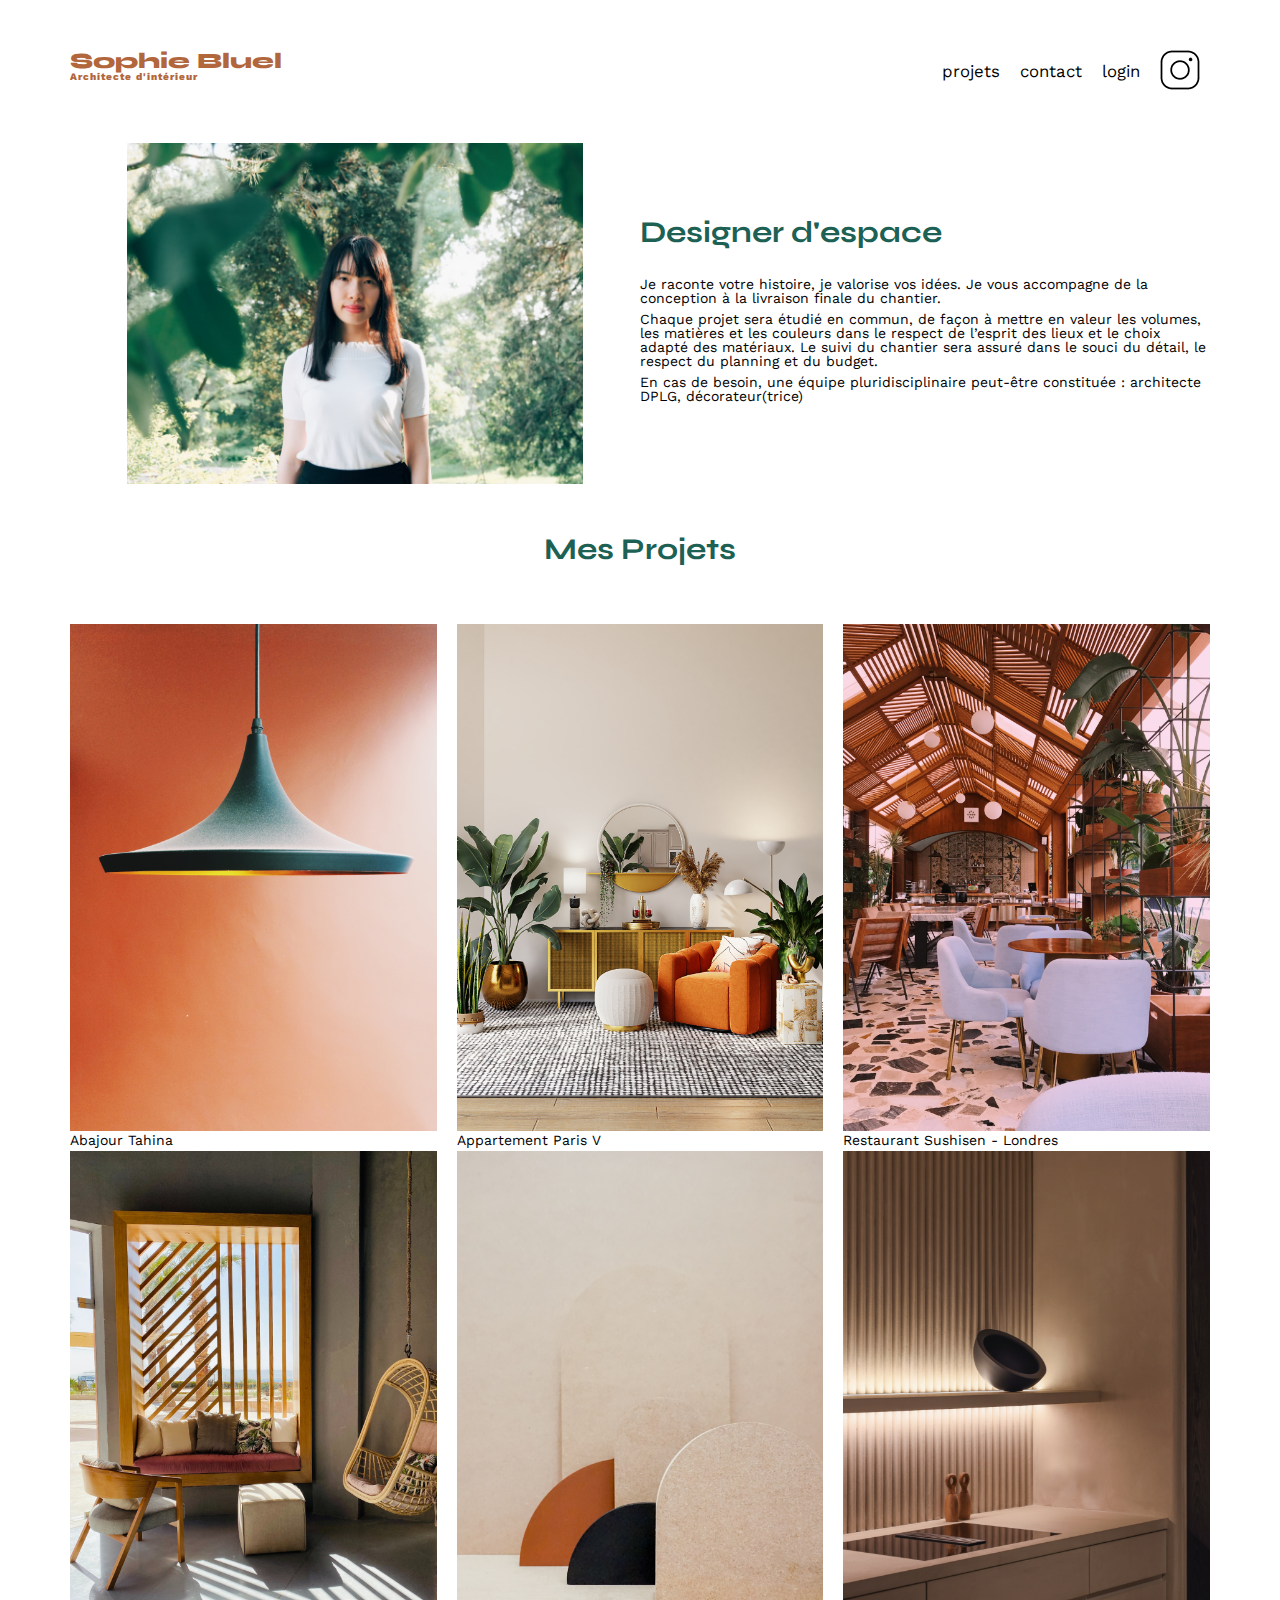
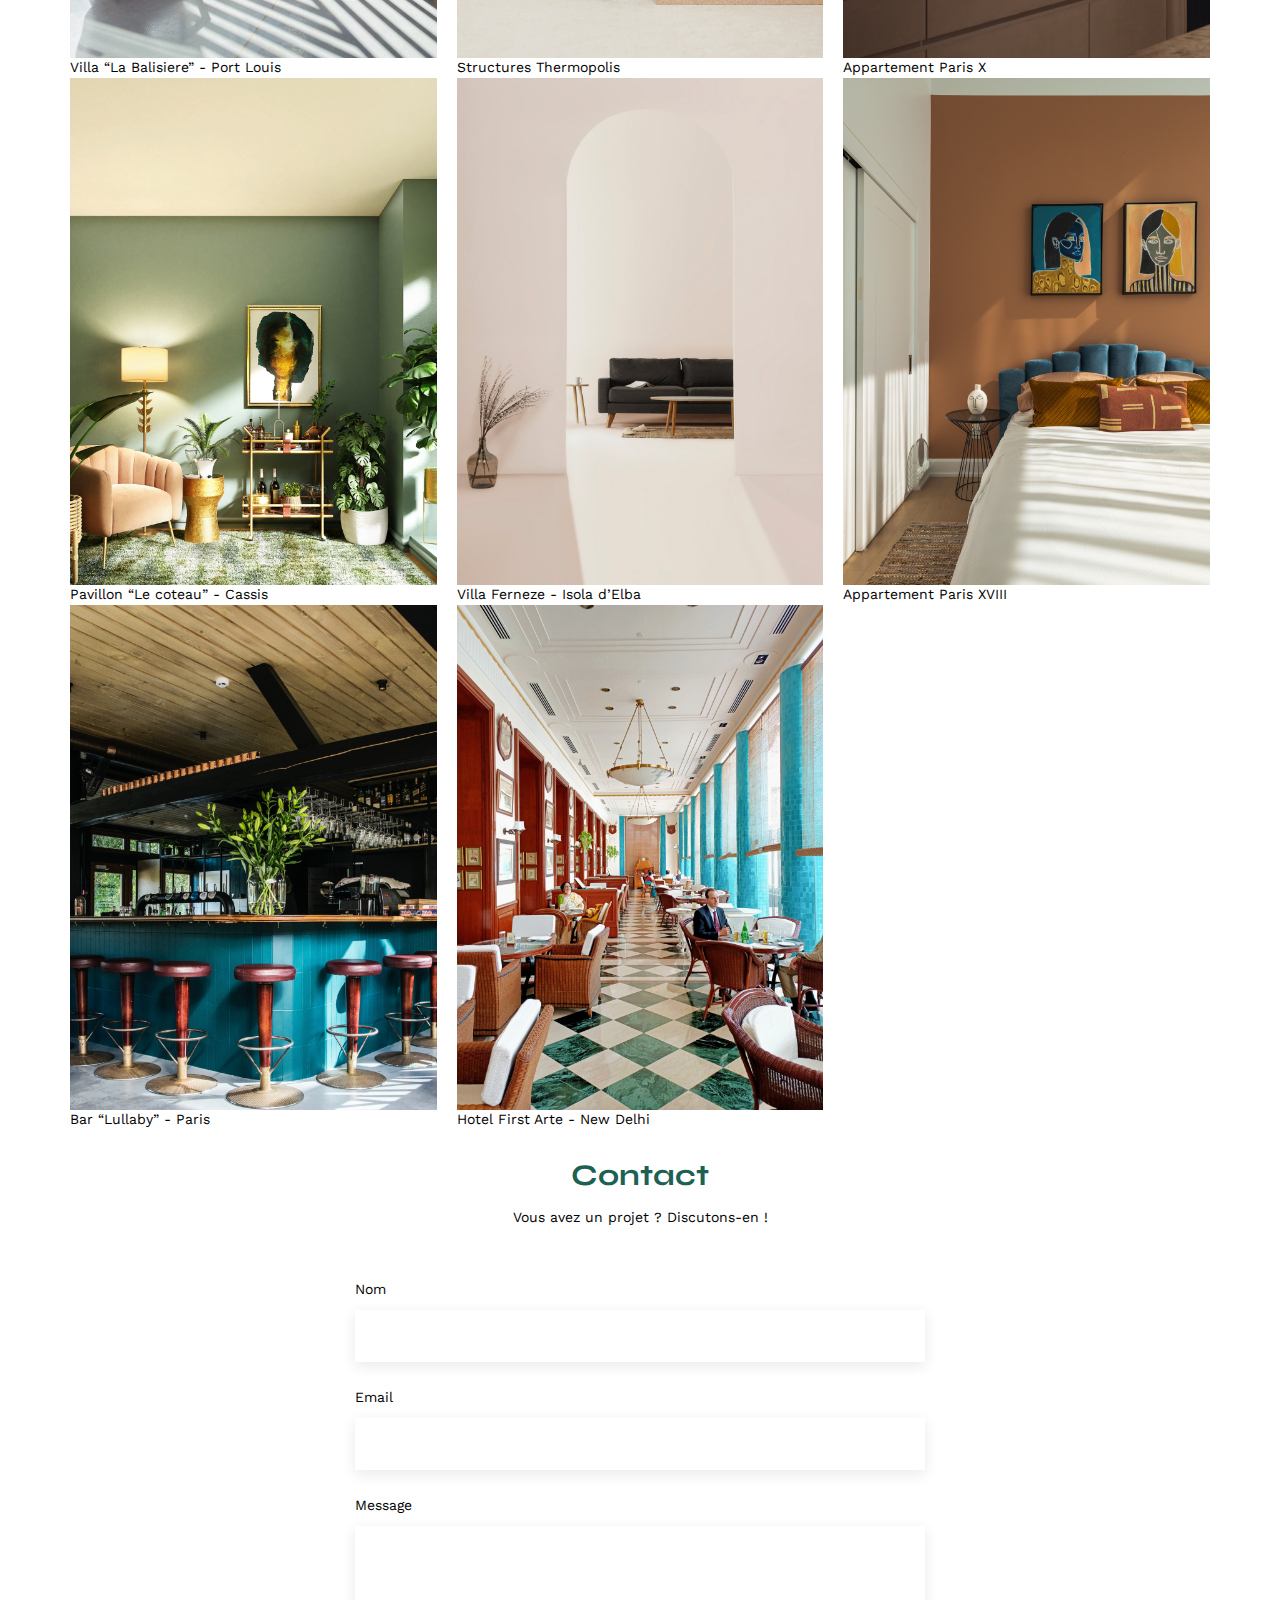
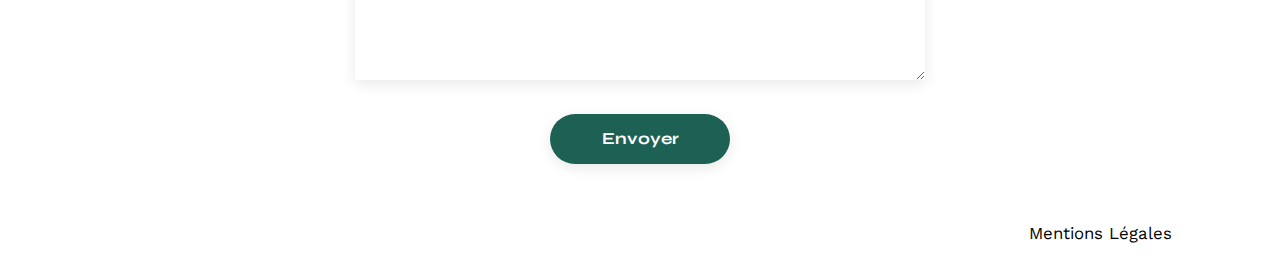
<file: FrontEnd/index.html>
<!DOCTYPE html>
<html lang="fr">
<head>
	<meta charset="UTF-8">
	<title>Sophie Bluel - Architecte d'intérieur</title>
	<meta name="viewport" content="width=device-width, initial-scale=1.0">
	<link rel="preconnect" href="https://fonts.googleapis.com">
	<link rel="preconnect" href="https://fonts.gstatic.com" crossorigin>
	<link href="https://fonts.googleapis.com/css2?family=Syne:wght@700;800&family=Work+Sans&display=swap" rel="stylesheet">
	<link rel="stylesheet" href="https://cdnjs.cloudflare.com/ajax/libs/font-awesome/6.2.1/css/all.min.css"
	integrity="sha512-MV7K8+y+gLIBoVD59lQIYicR65iaqukzvf/nwasF0nqhPay5w/9lJmVM2hMDcnK1OnMGCdVK+iQrJ7lzPJQd1w=="
	crossorigin="anonymous" referrerpolicy="no-referrer" />
	<meta name="description" content="">
	<script src="header.js" defer></script>
	<link rel="stylesheet" href="./assets/style.css">
	<link rel="stylesheet" href="share.css">

</head>
<body>
<header>
	<h1>Sophie Bluel <span>Architecte d'intérieur</span></h1>
	<nav>
		<ul>
			<li>projets</li>
			<li>contact</li>
			<li id="login-button">loading</li>
			<li><img src="./assets/icons/instagram.png" alt="Instagram"></li>
		</ul>
	</nav>
</header>
<main>
	<section id="introduction">
		<figure>
			<img src="./assets/images/sophie-bluel.png" alt="">
		</figure>
		<article>
			<h2>Designer d'espace</h2>
			<p>Je raconte votre histoire, je valorise vos idées. Je vous accompagne de la conception à la livraison finale du chantier.</p>
			<p>Chaque projet sera étudié en commun, de façon à mettre en valeur les volumes, les matières et les couleurs dans le respect de l’esprit des lieux et le choix adapté des matériaux. Le suivi du chantier sera assuré dans le souci du détail, le respect du planning et du budget.</p>
			<p>En cas de besoin, une équipe pluridisciplinaire peut-être constituée : architecte DPLG, décorateur(trice)</p>
		</article>
	</section>
	<section id="portfolio">
		<h2>Mes Projets</h2>
		<div class="filters">
		<!-- <button class="buttonFilter filterTous" data-name="Tous">Tous</button>
			<button class="buttonFilter filterObject" data-name="Objets">Objets</button>
			<button class="buttonFilter filterAppt" data-name="Appartements">Appartements</button>
			<button class="buttonFilter filterH&r" data-name="Hotels & restaurants">Hôtels & restaurants</button> -->
		</div>


		<div class="gallery">
			<figure>
				<img src="assets/images/abajour-tahina.png" alt="Abajour Tahina">
				<figcaption>Abajour Tahina</figcaption>
			</figure>
			<figure>
				<img src="assets/images/appartement-paris-v.png" alt="Appartement Paris V">
				<figcaption>Appartement Paris V</figcaption>
			</figure>
			<figure>
				<img src="assets/images/restaurant-sushisen-londres.png" alt="Restaurant Sushisen - Londres">
				<figcaption>Restaurant Sushisen - Londres</figcaption>
			</figure>
			<figure>
				<img src="assets/images/la-balisiere.png" alt="Villa “La Balisiere” - Port Louis">
				<figcaption>Villa “La Balisiere” - Port Louis</figcaption>
			</figure>
			<figure>
				<img src="assets/images/structures-thermopolis.png" alt="Structures Thermopolis">
				<figcaption>Structures Thermopolis</figcaption>
			</figure>
			<figure>
				<img src="assets/images/appartement-paris-x.png" alt="Appartement Paris X">
				<figcaption>Appartement Paris X</figcaption>
			</figure>
			<figure>
				<img src="assets/images/le-coteau-cassis.png" alt="Pavillon “Le coteau” - Cassis">
				<figcaption>Pavillon “Le coteau” - Cassis</figcaption>
			</figure>
			<figure>
				<img src="assets/images/villa-ferneze.png" alt="Villa Ferneze - Isola d’Elba">
				<figcaption>Villa Ferneze - Isola d’Elba</figcaption>
			</figure>
			<figure>
				<img src="assets/images/appartement-paris-xviii.png" alt="Appartement Paris XVIII">
				<figcaption>Appartement Paris XVIII</figcaption>
			</figure>
			<figure>
				<img src="assets/images/bar-lullaby-paris.png" alt="Bar “Lullaby” - Paris">
				<figcaption>Bar “Lullaby” - Paris</figcaption>
			</figure>
			<figure>
				<img src="assets/images/hotel-first-arte-new-delhi.png" alt="Hotel First Arte - New Delhi">
				<figcaption>Hotel First Arte - New Delhi</figcaption>
			</figure>
		</div>
	</section>
	<section id="contact">
		<h2>Contact</h2>
		<p>Vous avez un projet ? Discutons-en !</p>
		<form action="#" method="post">
			<label for="name">Nom</label>
			<input type="text" name="name" id="name">
			<label for="email">Email</label>
			<input type="email" name="email" id="email">
			<label for="message">Message</label>
			<textarea name="message" id="message" cols="30" rows="10"></textarea>
			<input type="submit" value="Envoyer">
		</form>
	</section>
</main>

<footer>
	<nav>
		<ul>
			<li>Mentions Légales</li>
		</ul>
	</nav>
</footer>
<script src="script.js"></script>
</body>
</html>
</file>
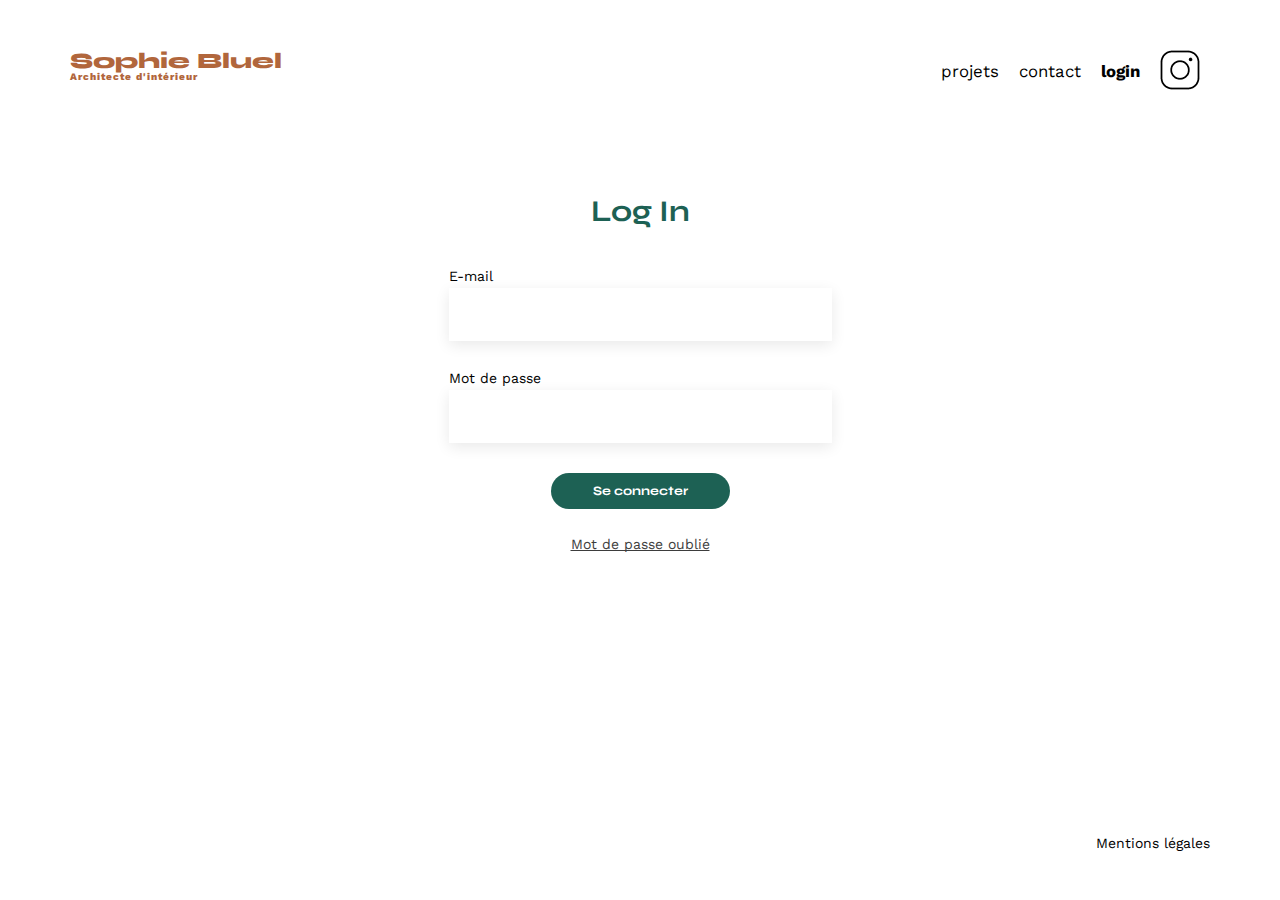
<file: FrontEnd/login.html>
<!DOCTYPE html>
<html lang="fr">
<head>
    <meta charset="UTF-8">
    <meta name="viewport" content="width=device-width, initial-scale=1.0">
	<title>Sophie Bluel - Architecte d'intérieur</title>
    <link href="https://fonts.googleapis.com/css2?family=Syne:wght@700;800&family=Work+Sans&display=swap" rel="stylesheet">
	<script src="login.js" defer></script>
	<script src="header.js" defer></script>
	<link rel="stylesheet" href="login.css">
    <link rel="stylesheet" href="share.css">
</head>


<body>
    <header>
        <h1>Sophie Bluel <span>Architecte d'intérieur</span></h1>
        <nav>
            <ul>
                <li>projets</li>
                <li>contact</li>
                <li id="login-button">loading</li>
                <li><img src="./assets/icons/instagram.png" alt="Instagram"></li>
            </ul>
        </nav>
    </header>

    <section class="login-container">
        <h2>Log In</h2>
        <div class="login">
            <form id="login-form" action="#" method="post">
                <label for="email" class="container-login-label"> E-mail </label>
                <input type="email" id="email" name="email" autocomplete="email">

                <label for="password" class="container-login-label">Mot de passe </label>
                <input type="password" id="password" name="password" required autocomplete="current-password">
                <p id="password-err" hidden> Erreur dans l'identifiant ou le mot de passe </p>

                <button class="btn-submit" type="submit" id="submit-button" value="Se Connecter">Se connecter</button>
            </form>
            <p id="forget">Mot de passe oublié</p>
        </div>
    </section>
	<footer id="mentions">
		<p><a href="#">Mentions légales</a></p>
	</footer>
</body>

</html>
</file>
<file: FrontEnd/share.css>
tml, body, div, span, applet, object, iframe,
h1, h2, h3, h4, h5, h6, p, blockquote, pre,
a, abbr, acronym, address, big, cite, code,
del, dfn, em, img, ins, kbd, q, s, samp,
small, strike, strong, sub, sup, tt, var,
b, u, i, center,
dl, dt, dd, ol, ul, li,
fieldset, form, label, legend,
table, caption, tbody, tfoot, thead, tr, th, td,
article, aside, canvas, details, embed,
figure, figcaption, footer, header, hgroup,
menu, nav, output, ruby, section, summary,
time, mark, audio, video {
	margin: 0;
	padding: 0;
	border: 0;
	font-size: 100%;
	font: inherit;
	vertical-align: baseline;
}
/* HTML5 display-role reset for older browsers */
article, aside, details, figcaption, figure,
footer, header, hgroup, menu, nav, section {
	display: block;
}
body {
	line-height: 1;
}
ol, ul {
	list-style: none;
}
blockquote, q {
	quotes: none;
}
blockquote:before, blockquote:after,
q:before, q:after {
	content: '';
	content: none;
}
table {
	border-collapse: collapse;
	border-spacing: 0;
}
/** end reset css**/
body {
	max-width: 1140px;
	margin:auto;
	font-family: 'Work Sans' ;
	font-size: 14px;
}
header {
	display: flex;
	justify-content: space-between;
	margin: 50px 0
}
section {
	margin: 50px 0
}

h1{
	display: flex;
	flex-direction: column;
	font-family: 'Syne';
	font-size: 22px;
	font-weight: 800;
	color: #B1663C
}

h1 > span {
	font-family: 'Work Sans';
	font-size:10px;
	letter-spacing: 0.1em;
;
}

h2{
	font-family: 'Syne';
	font-weight: 700;
	font-size: 30px;
	color: #1D6154
}
nav ul {
	display: flex;
	align-items: center;
	list-style-type: none;

}
nav li {
	padding: 0 10px;
	font-size: 1.2em;
	color: black;
	text-decoration: none;
}

li:hover {
	color: #B1663C;
}

li a {
	color: black;
	text-decoration: none;
}
</file>
<file: FrontEnd/login.css>
body {
    max-width: 1140px;
    margin: auto;
    font-family: 'Work Sans';
    font-size: 14px;
}

header {
    display: flex;
    justify-content: space-between;
    margin: 50px 0;
}

h1 {
    display: flex;
    flex-direction: column;
    font-family: 'Syne';
    font-size: 22px;
    font-weight: 800;
    color: #B1663C;
}

h1 > span {
    font-family: 'Work Sans';
    font-size: 10px;
    letter-spacing: 0.1em;
}

nav {
    display: block;
}

nav ul {
    display: flex;
    align-items: center;
    list-style-type: none;
}

li:hover {
    color: #B1663C;
}

nav li {
    padding: 0 10px;
    font-size: 1.2em;
}

section > h2{
    color: #1D6154;
    text-align: center;
    font-family: Syne;
    font-size: 30px;
    font-style: normal;
    font-weight: 700;
    line-height: normal;
    margin-bottom: 40px;
}

form{
    display: flex;
}

label{
    display: flex;
    justify-content: center;
    flex-direction: column;
    margin-bottom: 5px;
}

.login-container{
    height: 100%;
    margin: 100px 0px;
    display: flex;
    flex-direction: column;
    justify-content: center;
    align-items: center;
}

#login-form{
    width: 100%;
    display: flex;
    flex-direction: column;
    align-items: flex-start;
}

#login-form input {
    width: 379px;
    height: 51px;
    margin-bottom: 30px;
    border: none;
    background-color: #FFF;
    box-shadow: 0px 4px 14px 0px rgba(0, 0, 0, 0.09);
    font-size: 25px;
    margin-top: 5px;
}

button{
    align-self: center;
    width: 179px;
    height: 36px;
    border: none;
    border-radius: 60px;
    background-color: #1D6154;
    color: #FFF;
    font-family: Syne;
    font-size: 13px;
    font-weight: 700;
    text-align: center;
    margin-bottom: 28px;
}

#forget{
    display: flex;
    justify-content: center;
    font-size: 14px;
    text-decoration: underline;
    text-decoration-skip-ink: none;
    font-family: "work Sans";
    color: #3D3D3D;
}

p > a {
    display: flex;  
    justify-content: flex-end;    
    margin-top: 25%;
    color: black;
    color: inherit;
    text-decoration: none;
}

#password-err{
    align-self: center;
    margin-bottom: 20px;
}

li a {
    font-weight: bold;    
}
</file>
<file: FrontEnd/assets/style.css>
/* http://meyerweb.com/eric/tools/css/reset/
   v2.0 | 20110126
   License: none (public domain)
*/

#introduction {
	display: flex;
	align-items: center;
}
#introduction figure {
	flex: 1
}
#introduction img {
	display: block;
	margin: auto;
	width: 80%;
}

#introduction article {
	flex: 1
}
#introduction h2 {
	margin-bottom: 1em;
}

#introduction p {
	margin-bottom: 0.5em;
}
#portfolio h2 {
	text-align: center;
	margin-bottom: 1em;
}

.filters {
	display: flex;
	justify-content: center;
	gap: 20px;
	margin-bottom: 30px;
}

.buttonFilter{
	border-radius: 60px;
	border: 1px solid #1D6154;
	padding: 10px 20px;
	font-family: 'Syne';
	font-weight: 700;
	font-size: 16px;
	color: #1D6154;
	background-color: white;
}
	
.buttonFilter:hover{
	background-color: #1D6154;
	color: white;
}

.gallery {
	width: 100%;
	display: grid;
	grid-template-columns: 1fr 1fr 1fr;
	grid-column-gap: 20px;
	grid-row-gap: 20px;
}

.gallery img {
	width: 100%;
	height: 100%;
	object-fit: cover;

}

#contact {
	width: 50%;
margin: auto;
}
#contact > * {
	text-align: center;

}
#contact h2{
	margin-bottom: 20px;
}
#contact form {
	text-align: left;
	margin-top:30px;
	display: flex;
	flex-direction: column;
}

#contact input {
	height: 50px;
	font-size: 1.2em;
	border: none;
	box-shadow: 0px 4px 14px rgba(0, 0, 0, 0.09);
}
#contact label {
	margin: 2em 0 1em 0;
}
#contact textarea {
	border: none;
	box-shadow: 0px 4px 14px rgba(0, 0, 0, 0.09);
}

input[type="submit"]{
	font-family: 'Syne';
	font-weight: 700;
	color: white;
	background-color: #1D6154;
	margin : 2em auto ;
	width: 180px;
	text-align: center;
	border-radius: 60px ;
}

footer nav ul {
	display: flex;
	justify-content: flex-end;
	margin: 2em
}

/***********************modal********************/

#buttonModifier{
	display: flex;
	color: black;
	background: none;
	border: none;
	font-family: unset;
	float: right;
	margin-left: 700px;
	max-width: 1440px;
	position: absolute;
	margin-top: 10px;
}

.modifier{
	display: flex;
	width: 50%;
}

#modal{
	position: fixed;
	bottom: 0;
	top: 0;
	left: 0;
	right: 0;
	border: none;
	display: flex;
	justify-content: center;
	align-items: center;
	width: 100%;
	height: 100%;
	background-color: #0c0b0b63;
}

#modal-container{
	width: 450px;
	background-color: white;
	border-radius: 2%;
	padding: 35px 70px;
	font-size: 1.7em;
	height: 580px;
}


.photoModalGallery{
	width: 80px;
	margin-bottom: 20px;
	margin-left: 10px;
}

h4{
	text-align: center;
}

div #modalGallery{
	margin-top: 40px;
	border-bottom: 1px solid rgb(199, 199, 199);
	padding-bottom: 45px;
	display: flex;
	flex-wrap: wrap;
}

#ajout{
	margin-left: 125px;
	align-self: center;
	width: 190px;
	height: 36px;
	border: none;
	border-radius: 60px;
	background-color: #1D6154;
	color: #FFF;
	font-family: Syne;
	font-size: 13px;
	font-weight: 700;
	text-align: center;
	margin-top: 40px;
}

#close{
	display: flex;
	font-size: 0.7em;
	background: none;
	border: none;
	margin-left: 455px;

}

#delete{
	background: black;
	color: white;
	border: none;
	position: absolute;
	border-radius: 2px;
}

#containerAjoutPhoto{
	width: 440px;
	background-color: white;
	border-radius: 2%;
	padding: 35px 70px;
	font-size: 1.7em;
	height: 559px;
}

#headerModal{
	display: flex;
	justify-content: space-between;
	margin-bottom: 10px;
}

#projectContainer{
	display: flex;
	justify-content: right;
}

#form{
	display: flex;
	flex-wrap: wrap;
	justify-content: center;
}

#delete{
	margin-top: 5px;
	margin-right: 5px;
}

#buttonClose{
	display: flex;
	font-size: 0.7em;
	background: none;
	border: none;
}

#back{
	display: flex;
	font-size: 0.7em;
	background: none;
	border: none;
}

#bodyTitle{
	margin-top: 40px;
}

#formFileContainer{
	display: flex;
	background:#E8F1F6;
	width: 420px;
	height: 190px;
	border-radius: 3px;
	flex-direction: column;
	text-align: center;
	color:#b4bdbf;
	margin-top: 25px;
	align-items: center;
	justify-content: center;
}

input[type=file]{
	display: none;
}

label span {
	padding: 8px 12px;
	background:#b4bdbf;
	color:#0d45a5;
	cursor: pointer;
	border-radius: 50px;
}

#fileInput{
	color:red;
}

#image{
	display: flex;
	width: auto;
	max-height:190px;
	max-width: 420px;
	position: absolute;
	object-fit: cover;
}

#imgPhoto{
	font-size: 3.5em;
	margin-top: 20px;
	margin-bottom: 15px;
}

#text{
	font-size: 0.5em;
	color: black;
	margin-bottom: 15px;
	margin-top: 20px;
}

.submitButton{
	font-family: 'Syne';
	font-weight: 700;
	color: white;
	background-color: gray;
	width: 237px;
	text-align: center;
	border-radius: 60px;
	border: none;
	height: 36px;
	margin: 25px;
}

.fileP{
	font-family: "Work Sans";
	font-size: 10px;
	color: #444444;
	margin-top: 7px;
}


#containerTitleCategory{
	display: flex;
	flex-direction: column;
	border-bottom: 1px solid rgb(199, 199, 199);
	margin-top: 25px;
}

#titleLabel{
	font-size: 0.7em;
	margin-bottom: 10px;
}

#titleInput{
	box-shadow: 0px 4px 14px 0px rgba(0, 0, 0, 0.09) ;
	padding: 10px;
	border: none;
	height: 24px;
	width: 400px;
}

#categoryLabel{
	font-size: 0.7em;
	margin-bottom: 10px;
	margin-top: 25px;
}

#categoryInput{
	box-shadow: 0px 4px 14px 0px rgba(0, 0, 0, 0.09) ;
	padding: 10px;
	border: none;
	background: none;
	display: flex;
	border: none;
	height: 51px;
	width: 420px;
	margin-top: 10px;
	margin-bottom: 40px;
}

.buttonGreen{
	background-color: #1D6154;

}
</file>
